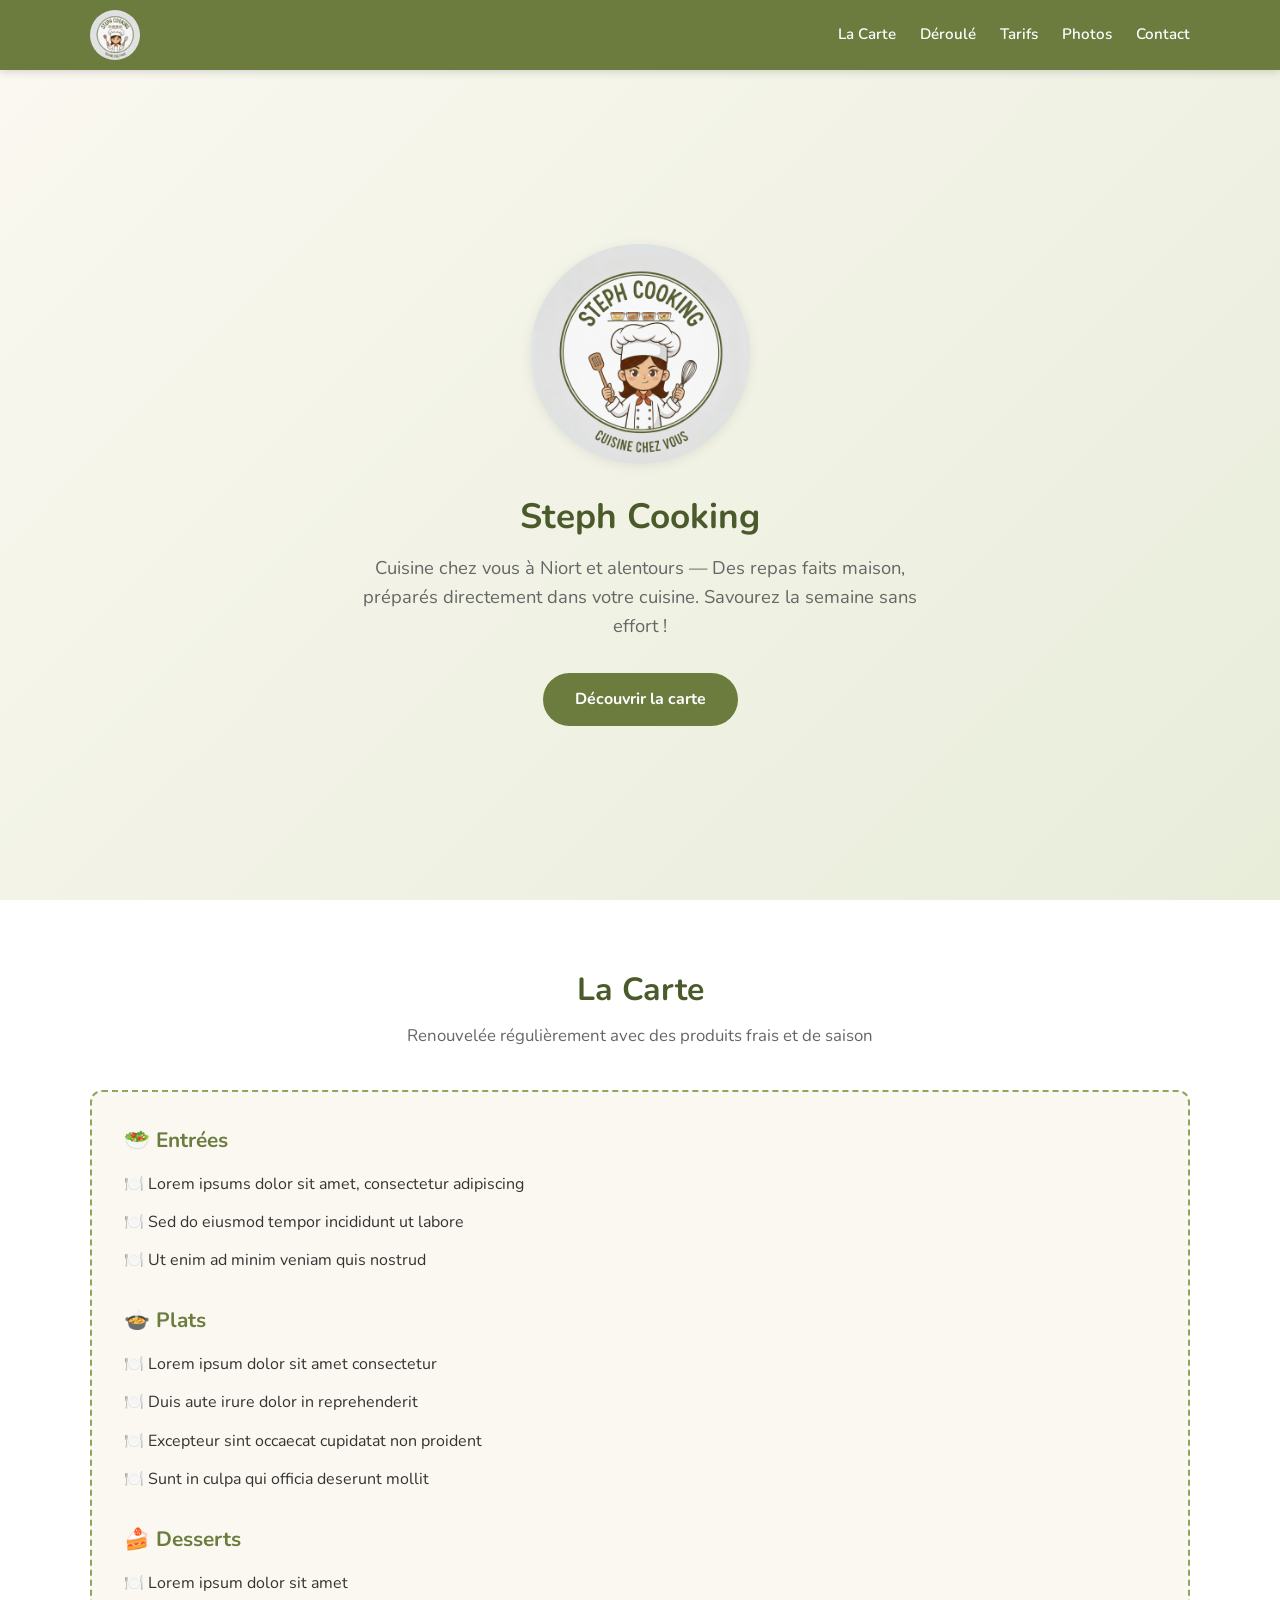
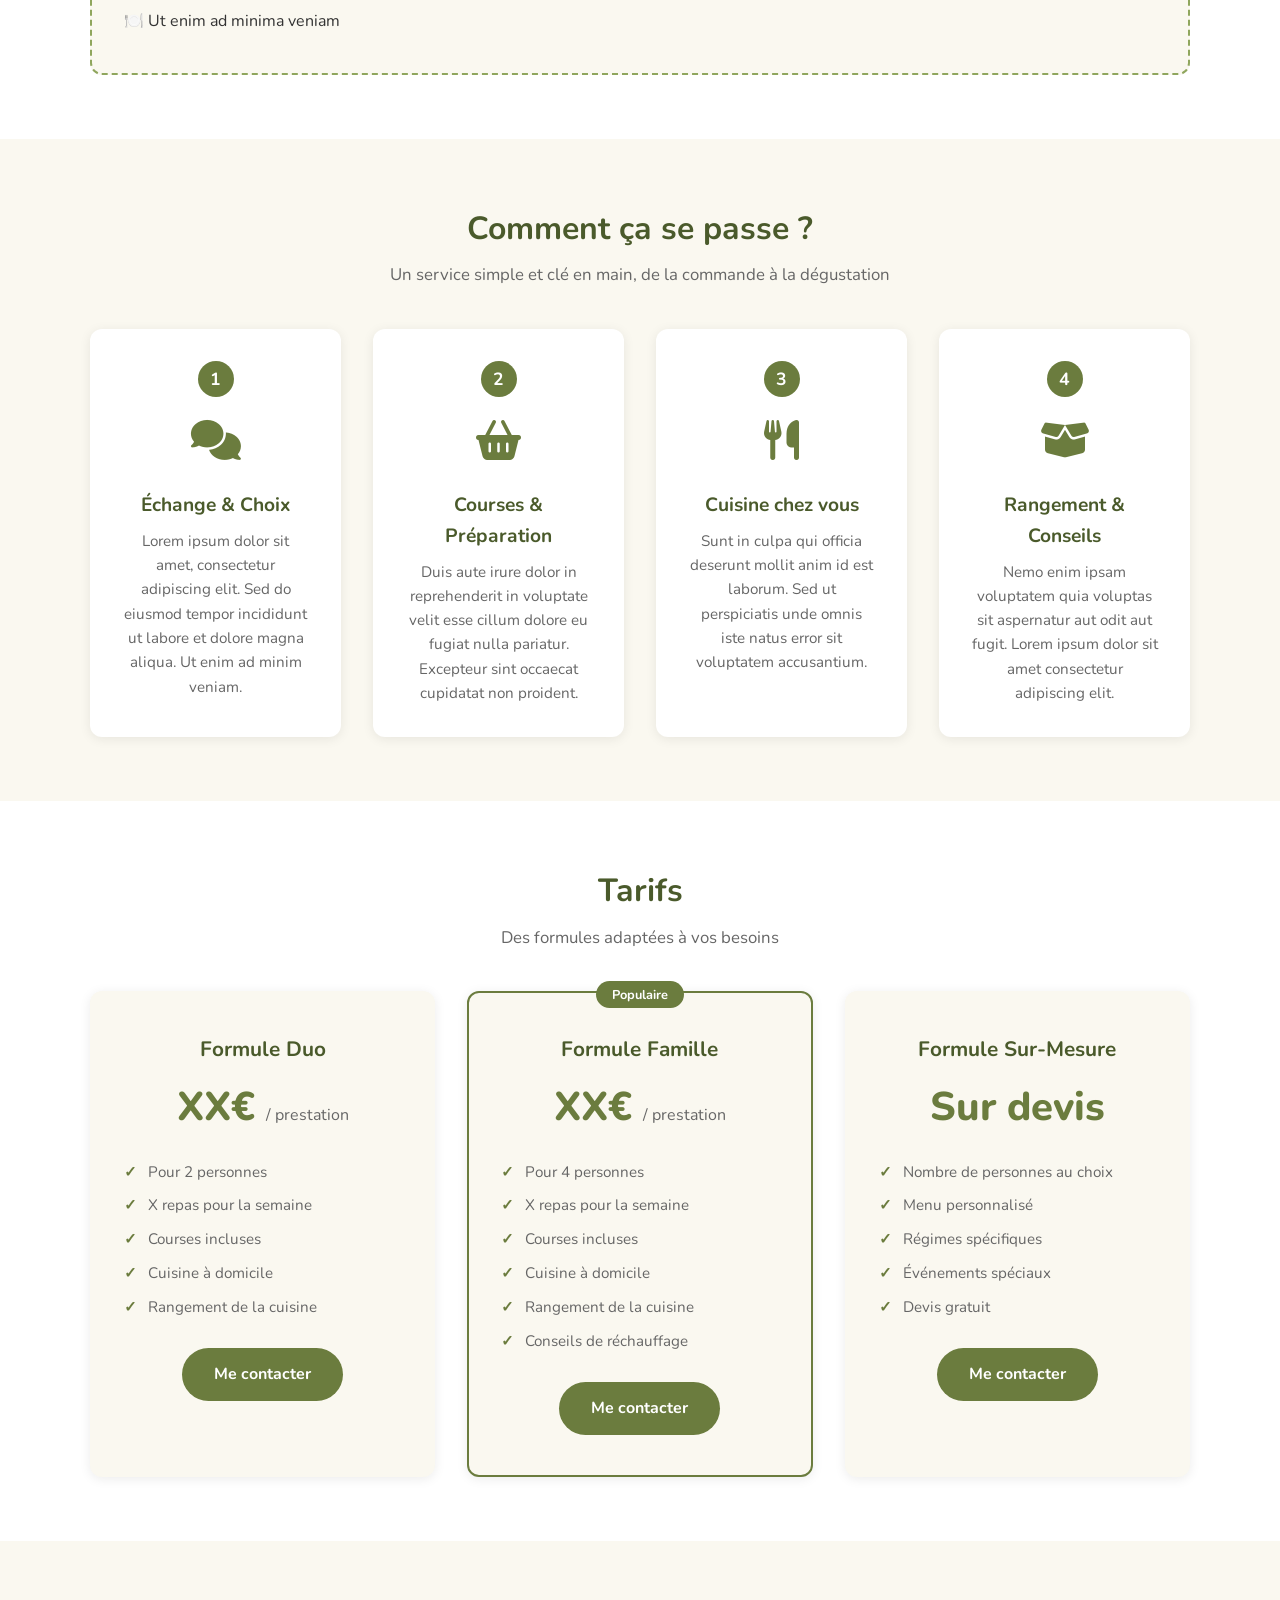
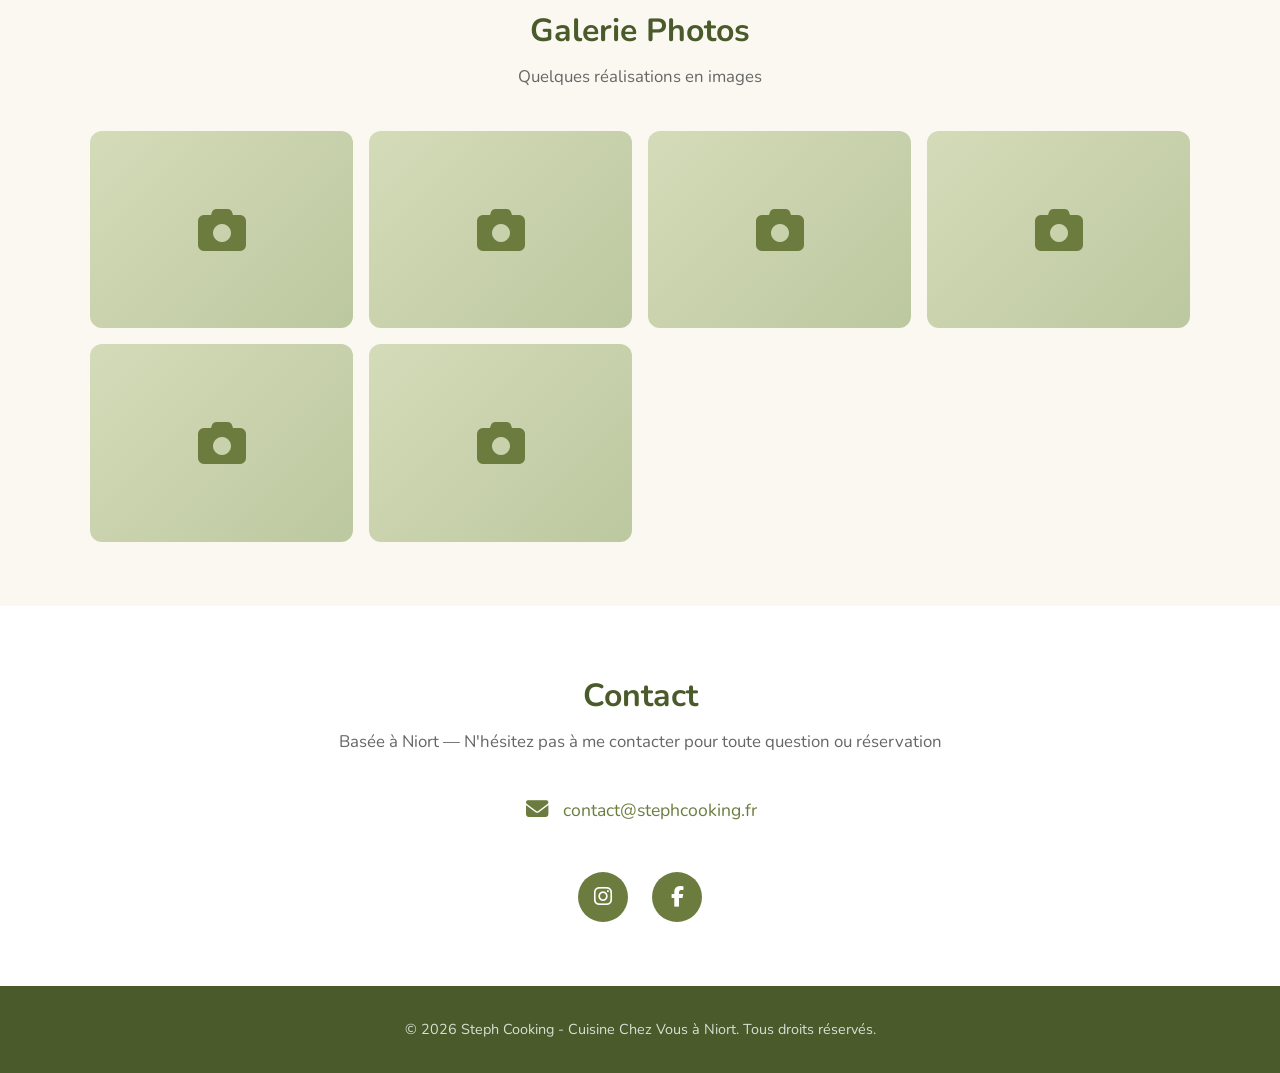
<file: index.html>
<!DOCTYPE html>
<html lang="fr">
<head>
  <meta charset="UTF-8">
  <meta name="viewport" content="width=device-width, initial-scale=1.0">
  <meta name="description" content="Steph Cooking - Service de batch cooking à domicile à Niort et alentours. Des repas faits maison, préparés directement chez vous.">
  <title>Steph Cooking - Batch Cooking à Domicile à Niort</title>
  <link rel="canonical" href="https://stephcooking.fr/">
  <link rel="icon" type="image/png" href="logo_steph_cooking.png">

  <!-- Open Graph -->
  <meta property="og:type" content="website">
  <meta property="og:locale" content="fr_FR">
  <meta property="og:url" content="https://stephcooking.fr/">
  <meta property="og:title" content="Steph Cooking - Batch Cooking à Domicile à Niort">
  <meta property="og:description" content="Service de batch cooking à domicile à Niort et ses alentours. Des repas faits maison, préparés directement dans votre cuisine.">
  <meta property="og:image" content="https://stephcooking.fr/logo_steph_cooking.png">
  <meta property="og:site_name" content="Steph Cooking">

  <!-- Twitter Card -->
  <meta name="twitter:card" content="summary_large_image">
  <meta name="twitter:title" content="Steph Cooking - Batch Cooking à Domicile à Niort">
  <meta name="twitter:description" content="Service de batch cooking à domicile à Niort et ses alentours. Des repas faits maison, préparés directement dans votre cuisine.">
  <meta name="twitter:image" content="https://stephcooking.fr/logo_steph_cooking.png">

  <!-- Structured Data -->
  <script type="application/ld+json">
  {
    "@context": "https://schema.org",
    "@type": "FoodService",
    "name": "Steph Cooking",
    "alternateName": "Steph Cooking - Cuisine Chez Vous",
    "url": "https://stephcooking.fr",
    "logo": "https://stephcooking.fr/logo_steph_cooking.png",
    "image": "https://stephcooking.fr/logo_steph_cooking.png",
    "description": "Service de batch cooking à domicile à Niort et ses alentours. Des repas faits maison, préparés directement dans votre cuisine.",
    "email": "contact@stephcooking.fr",
    "priceRange": "€€",
    "areaServed": {
      "@type": "City",
      "name": "Niort",
      "containedInPlace": {
        "@type": "AdministrativeArea",
        "name": "Deux-Sèvres"
      }
    },
    "address": {
      "@type": "PostalAddress",
      "addressLocality": "Niort",
      "addressRegion": "Deux-Sèvres",
      "addressCountry": "FR"
    },
    "serviceType": "Batch cooking à domicile"
  }
  </script>
  <link rel="preconnect" href="https://fonts.googleapis.com">
  <link rel="preconnect" href="https://fonts.gstatic.com" crossorigin>
  <link href="https://fonts.googleapis.com/css2?family=Nunito:wght@400;600;700;800&display=swap" rel="stylesheet">
  <link rel="stylesheet" href="https://cdnjs.cloudflare.com/ajax/libs/font-awesome/6.5.1/css/all.min.css">
  <link rel="stylesheet" href="style.css">
</head>
<body>

  <!-- COMING SOON overlay for production domain -->
  <div id="coming-soon" style="display:none; position:fixed; inset:0; z-index:9999; background:#fff8f0; flex-direction:column; align-items:center; justify-content:center; text-align:center; font-family:'Nunito',sans-serif; padding:2rem;">
    <img src="logo_steph_cooking.png" alt="Steph Cooking" style="width:200px; max-width:80vw; margin-bottom:2rem;">
    <h1 style="color:#e07b4c; font-size:2rem; margin-bottom:1rem;">Steph Cooking</h1>
    <p style="color:#555; font-size:1.2rem; max-width:500px; line-height:1.6;">Notre site arrive bient&ocirc;t !<br>En attendant, n'h&eacute;sitez pas &agrave; nous contacter&nbsp;:</p>
    <a href="mailto:contact@stephcooking.fr" style="color:#e07b4c; font-size:1.1rem; margin-top:1rem; text-decoration:none;">contact@stephcooking.fr</a>
  </div>
  <script>
    var params = new URLSearchParams(window.location.search);
    if ((window.location.hostname === 'stephcooking.fr' || window.location.hostname === 'www.stephcooking.fr') && !params.has('nobanner')) {
      document.getElementById('coming-soon').style.display = 'flex';
      document.addEventListener('DOMContentLoaded', function() {
        // Hide all other content
        Array.from(document.body.children).forEach(function(el) {
          if (el.id !== 'coming-soon' && el.tagName !== 'SCRIPT') {
            el.style.display = 'none';
          }
        });
      });
    }
  </script>

  <!-- NAVBAR -->
  <nav class="navbar">
    <div class="navbar-inner">
      <a href="#" class="navbar-logo">
        <img src="logo_steph_cooking.png" alt="Steph Cooking - Service de batch cooking à domicile">
      </a>
      <button class="navbar-toggle" aria-label="Menu">
        <span></span>
        <span></span>
        <span></span>
      </button>
      <ul class="navbar-links">
        <li><a href="#carte">La Carte</a></li>
        <li><a href="#deroulement">Déroulé</a></li>
        <li><a href="#tarifs">Tarifs</a></li>
        <li><a href="#photos">Photos</a></li>
        <li><a href="#contact">Contact</a></li>
      </ul>
    </div>
  </nav>

  <!-- HERO -->
  <section class="hero">
    <div class="hero-content">
      <img src="logo_steph_cooking.png" alt="Logo Steph Cooking - Batch cooking et cuisine à domicile à Niort" class="hero-logo">
      <h1>Steph Cooking</h1>
      <p>Cuisine chez vous à Niort et alentours — Des repas faits maison, préparés directement dans votre cuisine. Savourez la semaine sans effort !</p>
      <a href="#carte" class="btn">Découvrir la carte</a>
    </div>
  </section>

  <!-- LA CARTE -->
  <section class="carte" id="carte">
    <div class="section-inner">
      <h2 class="section-title">La Carte</h2>
      <p class="section-subtitle">Renouvelée régulièrement avec des produits frais et de saison</p>
      <div id="menu-content">
        <p class="menu-loading">Chargement de la carte...</p>
        <noscript>
          <p>Contactez-nous pour recevoir la carte : <a href="mailto:contact@stephcooking.fr">contact@stephcooking.fr</a></p>
        </noscript>
      </div>
    </div>
  </section>

  <!-- LE DEROULEMENT -->
  <section id="deroulement">
    <div class="section-inner">
      <h2 class="section-title">Comment ça se passe ?</h2>
      <p class="section-subtitle">Un service simple et clé en main, de la commande à la dégustation</p>
      <div class="deroulement-steps">
        <div class="step">
          <div class="step-number">1</div>
          <div class="step-icon"><i class="fa-solid fa-comments"></i></div>
          <h3>Échange & Choix</h3>
          <p>Lorem ipsum dolor sit amet, consectetur adipiscing elit. Sed do eiusmod tempor incididunt ut labore et dolore magna aliqua. Ut enim ad minim veniam.</p>
        </div>
        <div class="step">
          <div class="step-number">2</div>
          <div class="step-icon"><i class="fa-solid fa-basket-shopping"></i></div>
          <h3>Courses & Préparation</h3>
          <p>Duis aute irure dolor in reprehenderit in voluptate velit esse cillum dolore eu fugiat nulla pariatur. Excepteur sint occaecat cupidatat non proident.</p>
        </div>
        <div class="step">
          <div class="step-number">3</div>
          <div class="step-icon"><i class="fa-solid fa-utensils"></i></div>
          <h3>Cuisine chez vous</h3>
          <p>Sunt in culpa qui officia deserunt mollit anim id est laborum. Sed ut perspiciatis unde omnis iste natus error sit voluptatem accusantium.</p>
        </div>
        <div class="step">
          <div class="step-number">4</div>
          <div class="step-icon"><i class="fa-solid fa-box-open"></i></div>
          <h3>Rangement & Conseils</h3>
          <p>Nemo enim ipsam voluptatem quia voluptas sit aspernatur aut odit aut fugit. Lorem ipsum dolor sit amet consectetur adipiscing elit.</p>
        </div>
      </div>
    </div>
  </section>

  <!-- TARIFS -->
  <section class="tarifs" id="tarifs">
    <div class="section-inner">
      <h2 class="section-title">Tarifs</h2>
      <p class="section-subtitle">Des formules adaptées à vos besoins</p>
      <div class="tarifs-grid">
        <div class="tarif-card">
          <h3>Formule Duo</h3>
          <div class="tarif-price">XX€ <span>/ prestation</span></div>
          <ul class="tarif-details">
            <li>Pour 2 personnes</li>
            <li>X repas pour la semaine</li>
            <li>Courses incluses</li>
            <li>Cuisine à domicile</li>
            <li>Rangement de la cuisine</li>
          </ul>
          <a href="#contact" class="btn">Me contacter</a>
        </div>
        <div class="tarif-card popular">
          <div class="tarif-badge">Populaire</div>
          <h3>Formule Famille</h3>
          <div class="tarif-price">XX€ <span>/ prestation</span></div>
          <ul class="tarif-details">
            <li>Pour 4 personnes</li>
            <li>X repas pour la semaine</li>
            <li>Courses incluses</li>
            <li>Cuisine à domicile</li>
            <li>Rangement de la cuisine</li>
            <li>Conseils de réchauffage</li>
          </ul>
          <a href="#contact" class="btn">Me contacter</a>
        </div>
        <div class="tarif-card">
          <h3>Formule Sur-Mesure</h3>
          <div class="tarif-price">Sur devis</div>
          <ul class="tarif-details">
            <li>Nombre de personnes au choix</li>
            <li>Menu personnalisé</li>
            <li>Régimes spécifiques</li>
            <li>Événements spéciaux</li>
            <li>Devis gratuit</li>
          </ul>
          <a href="#contact" class="btn">Me contacter</a>
        </div>
      </div>
    </div>
  </section>

  <!-- PHOTOS -->
  <section id="photos">
    <div class="section-inner">
      <h2 class="section-title">Galerie Photos</h2>
      <p class="section-subtitle">Quelques réalisations en images</p>
      <div class="photos-grid">
        <div class="photo-placeholder"><i class="fa-solid fa-camera"></i></div>
        <div class="photo-placeholder"><i class="fa-solid fa-camera"></i></div>
        <div class="photo-placeholder"><i class="fa-solid fa-camera"></i></div>
        <div class="photo-placeholder"><i class="fa-solid fa-camera"></i></div>
        <div class="photo-placeholder"><i class="fa-solid fa-camera"></i></div>
        <div class="photo-placeholder"><i class="fa-solid fa-camera"></i></div>
      </div>
    </div>
  </section>

  <!-- CONTACT -->
  <section class="contact" id="contact">
    <div class="section-inner">
      <h2 class="section-title">Contact</h2>
      <p class="section-subtitle">Basée à Niort — N'hésitez pas à me contacter pour toute question ou réservation</p>
      <div class="contact-content">
        <div class="contact-info">
          <div class="contact-item">
            <i class="fa-solid fa-envelope"></i>
            <a href="mailto:contact@stephcooking.fr">contact@stephcooking.fr</a>
          </div>
        </div>
        <div class="contact-socials">
          <a href="#" aria-label="Instagram" title="Instagram (bientôt disponible)">
            <i class="fa-brands fa-instagram"></i>
          </a>
          <a href="#" aria-label="Facebook" title="Facebook (bientôt disponible)">
            <i class="fa-brands fa-facebook-f"></i>
          </a>
        </div>
      </div>
    </div>
  </section>

  <!-- FOOTER -->
  <footer class="footer">
    <p>&copy; 2026 Steph Cooking - Cuisine Chez Vous à Niort. Tous droits réservés.</p>
  </footer>

  <script src="script.js"></script>
</body>
</html>
</file>
<file: style.css>
/* ========================================
   STEPH COOKING - Styles
   ======================================== */

/* Variables */
:root {
  --color-primary: #6B7C3E;
  --color-primary-dark: #4A5A2B;
  --color-primary-light: #8FA65D;
  --color-cream: #FAF8F0;
  --color-brown: #8B6914;
  --color-white: #FFFFFF;
  --color-text: #333333;
  --color-text-light: #666666;
  --font-body: 'Nunito', sans-serif;
  --shadow: 0 2px 12px rgba(0, 0, 0, 0.08);
  --shadow-hover: 0 4px 20px rgba(0, 0, 0, 0.12);
  --radius: 12px;
  --max-width: 1100px;
}

/* Reset */
*, *::before, *::after {
  box-sizing: border-box;
  margin: 0;
  padding: 0;
}

html {
  scroll-behavior: smooth;
  scroll-padding-top: 80px;
}

body {
  font-family: var(--font-body);
  color: var(--color-text);
  background-color: var(--color-cream);
  line-height: 1.6;
}

img {
  max-width: 100%;
  height: auto;
  display: block;
}

a {
  color: var(--color-primary);
  text-decoration: none;
}

a:hover {
  color: var(--color-primary-dark);
}

/* ========================================
   NAVBAR
   ======================================== */
.navbar {
  position: sticky;
  top: 0;
  z-index: 100;
  background: var(--color-primary);
  padding: 0 1.5rem;
  box-shadow: 0 2px 8px rgba(0, 0, 0, 0.15);
}

.navbar-inner {
  max-width: var(--max-width);
  margin: 0 auto;
  display: flex;
  align-items: center;
  justify-content: space-between;
  height: 70px;
}

.navbar-logo img {
  height: 50px;
  width: 50px;
  border-radius: 50%;
}

.navbar-links {
  display: flex;
  list-style: none;
  gap: 1.5rem;
}

.navbar-links a {
  color: var(--color-white);
  font-weight: 600;
  font-size: 0.95rem;
  transition: opacity 0.2s;
}

.navbar-links a:hover {
  opacity: 0.8;
  color: var(--color-white);
}

.navbar-toggle {
  display: none;
  background: none;
  border: none;
  cursor: pointer;
  padding: 0.5rem;
}

.navbar-toggle span {
  display: block;
  width: 26px;
  height: 3px;
  background: var(--color-white);
  margin: 5px 0;
  border-radius: 2px;
  transition: transform 0.3s, opacity 0.3s;
}

/* Mobile nav */
@media (max-width: 768px) {
  .navbar-toggle {
    display: block;
  }

  .navbar-links {
    display: none;
    flex-direction: column;
    position: absolute;
    top: 70px;
    left: 0;
    right: 0;
    background: var(--color-primary);
    padding: 1rem 1.5rem 1.5rem;
    gap: 0.8rem;
    box-shadow: 0 4px 8px rgba(0, 0, 0, 0.15);
  }

  .navbar-links.open {
    display: flex;
  }

  .navbar-links a {
    font-size: 1.1rem;
    padding: 0.4rem 0;
  }

  /* Hamburger animation */
  .navbar-toggle.active span:nth-child(1) {
    transform: rotate(45deg) translate(5px, 6px);
  }
  .navbar-toggle.active span:nth-child(2) {
    opacity: 0;
  }
  .navbar-toggle.active span:nth-child(3) {
    transform: rotate(-45deg) translate(5px, -6px);
  }
}

/* ========================================
   SECTIONS (common)
   ======================================== */
section {
  padding: 4rem 1.5rem;
}

.section-inner {
  max-width: var(--max-width);
  margin: 0 auto;
}

.section-title {
  text-align: center;
  font-size: 2rem;
  color: var(--color-primary-dark);
  margin-bottom: 0.5rem;
}

.section-subtitle {
  text-align: center;
  color: var(--color-text-light);
  font-size: 1.05rem;
  margin-bottom: 2.5rem;
}

/* ========================================
   HERO
   ======================================== */
.hero {
  min-height: calc(100vh - 70px);
  display: flex;
  align-items: center;
  justify-content: center;
  text-align: center;
  padding: 3rem 1.5rem;
  background: linear-gradient(135deg, var(--color-cream) 0%, #e8edda 100%);
}

.hero-content {
  max-width: 600px;
}

.hero-logo {
  width: 220px;
  height: 220px;
  margin: 0 auto 1.5rem;
  border-radius: 50%;
  box-shadow: var(--shadow);
}

.hero h1 {
  font-size: 2.2rem;
  color: var(--color-primary-dark);
  margin-bottom: 0.5rem;
}

.hero p {
  font-size: 1.15rem;
  color: var(--color-text-light);
  margin-bottom: 2rem;
}

.btn {
  display: inline-block;
  background: var(--color-primary);
  color: var(--color-white);
  padding: 0.85rem 2rem;
  border-radius: 50px;
  font-weight: 700;
  font-size: 1rem;
  transition: background 0.2s, transform 0.2s;
}

.btn:hover {
  background: var(--color-primary-dark);
  color: var(--color-white);
  transform: translateY(-2px);
}

/* ========================================
   LA CARTE
   ======================================== */
.carte {
  background: var(--color-white);
}

#menu-content {
  background: var(--color-cream);
  border-radius: var(--radius);
  padding: 2rem;
  border: 2px dashed var(--color-primary-light);
}

#menu-content h3 {
  color: var(--color-primary);
  font-size: 1.3rem;
  margin: 1.5rem 0 0.5rem;
}

#menu-content h3:first-child,
#menu-content .menu-dates + h3 {
  margin-top: 0;
}

#menu-content ul {
  list-style: none;
  padding: 0;
}

#menu-content li {
  padding: 0.4rem 0 0.4rem 1.5rem;
  position: relative;
  color: var(--color-text);
}

#menu-content li::before {
  content: '🍽️';
  position: absolute;
  left: 0;
}

.menu-dates {
  text-align: center;
  font-weight: 700;
  color: var(--color-primary-dark);
  font-size: 1.1rem;
  margin-bottom: 1rem;
  padding-bottom: 0.8rem;
  border-bottom: 1px solid var(--color-primary-light);
}

.menu-loading {
  text-align: center;
  color: var(--color-text-light);
  padding: 2rem;
}

/* ========================================
   LE DEROULEMENT
   ======================================== */
.deroulement-steps {
  display: grid;
  grid-template-columns: 1fr;
  gap: 2rem;
  margin-top: 1rem;
}

.step {
  background: var(--color-white);
  border-radius: var(--radius);
  padding: 2rem;
  text-align: center;
  box-shadow: var(--shadow);
  transition: transform 0.2s, box-shadow 0.2s;
}

.step:hover {
  transform: translateY(-4px);
  box-shadow: var(--shadow-hover);
}

.step-icon {
  font-size: 2.5rem;
  margin-bottom: 1rem;
  color: var(--color-primary);
}

.step h3 {
  color: var(--color-primary-dark);
  margin-bottom: 0.5rem;
  font-size: 1.2rem;
}

.step p {
  color: var(--color-text-light);
  font-size: 0.95rem;
}

.step-number {
  display: inline-flex;
  align-items: center;
  justify-content: center;
  width: 36px;
  height: 36px;
  background: var(--color-primary);
  color: var(--color-white);
  border-radius: 50%;
  font-weight: 700;
  font-size: 1.1rem;
  margin-bottom: 0.8rem;
}

@media (min-width: 768px) {
  .deroulement-steps {
    grid-template-columns: repeat(2, 1fr);
  }
}

@media (min-width: 1024px) {
  .deroulement-steps {
    grid-template-columns: repeat(4, 1fr);
  }
}

/* ========================================
   TARIFS
   ======================================== */
.tarifs {
  background: var(--color-white);
}

.tarifs-grid {
  display: grid;
  grid-template-columns: 1fr;
  gap: 2rem;
  max-width: 800px;
  margin: 0 auto;
}

.tarif-card {
  background: var(--color-cream);
  border-radius: var(--radius);
  padding: 2.5rem 2rem;
  text-align: center;
  box-shadow: var(--shadow);
  border: 2px solid transparent;
  transition: border-color 0.2s, transform 0.2s;
}

.tarif-card:hover {
  border-color: var(--color-primary-light);
  transform: translateY(-4px);
}

.tarif-card.popular {
  border-color: var(--color-primary);
  position: relative;
}

.tarif-badge {
  position: absolute;
  top: -12px;
  left: 50%;
  transform: translateX(-50%);
  background: var(--color-primary);
  color: var(--color-white);
  padding: 0.2rem 1rem;
  border-radius: 50px;
  font-size: 0.8rem;
  font-weight: 700;
}

.tarif-card h3 {
  color: var(--color-primary-dark);
  font-size: 1.3rem;
  margin-bottom: 0.5rem;
}

.tarif-price {
  font-size: 2.5rem;
  font-weight: 800;
  color: var(--color-primary);
  margin: 0.5rem 0;
}

.tarif-price span {
  font-size: 1rem;
  font-weight: 400;
  color: var(--color-text-light);
}

.tarif-details {
  list-style: none;
  margin: 1rem 0 1.5rem;
  text-align: left;
}

.tarif-details li {
  padding: 0.3rem 0 0.3rem 1.5rem;
  position: relative;
  color: var(--color-text-light);
  font-size: 0.95rem;
}

.tarif-details li::before {
  content: '✓';
  position: absolute;
  left: 0;
  color: var(--color-primary);
  font-weight: 700;
}

@media (min-width: 768px) {
  .tarifs-grid {
    grid-template-columns: repeat(3, 1fr);
    max-width: var(--max-width);
  }
}

/* ========================================
   PHOTOS
   ======================================== */
.photos-grid {
  display: grid;
  grid-template-columns: repeat(auto-fill, minmax(250px, 1fr));
  gap: 1rem;
}

.photo-placeholder {
  aspect-ratio: 4 / 3;
  background: linear-gradient(135deg, #d4dbb8 0%, #bcc8a0 100%);
  border-radius: var(--radius);
  display: flex;
  align-items: center;
  justify-content: center;
  color: var(--color-primary);
  font-size: 3rem;
  transition: transform 0.2s;
}

.photo-placeholder:hover {
  transform: scale(1.03);
}

.photos-grid img {
  width: 100%;
  aspect-ratio: 4 / 3;
  object-fit: cover;
  border-radius: var(--radius);
  transition: transform 0.2s;
}

.photos-grid img:hover {
  transform: scale(1.03);
}

/* ========================================
   CONTACT
   ======================================== */
.contact {
  background: var(--color-white);
}

.contact-content {
  display: flex;
  flex-direction: column;
  align-items: center;
  gap: 2rem;
  text-align: center;
}

.contact-info {
  display: flex;
  flex-direction: column;
  gap: 1rem;
}

.contact-item {
  display: flex;
  align-items: center;
  gap: 0.8rem;
  font-size: 1.1rem;
}

.contact-item i {
  font-size: 1.4rem;
  color: var(--color-primary);
  width: 28px;
  text-align: center;
}

.contact-socials {
  display: flex;
  gap: 1.5rem;
  margin-top: 1rem;
}

.contact-socials a {
  display: flex;
  align-items: center;
  justify-content: center;
  width: 50px;
  height: 50px;
  border-radius: 50%;
  background: var(--color-primary);
  color: var(--color-white);
  font-size: 1.3rem;
  transition: background 0.2s, transform 0.2s;
}

.contact-socials a:hover {
  background: var(--color-primary-dark);
  color: var(--color-white);
  transform: translateY(-3px);
}

/* ========================================
   FOOTER
   ======================================== */
.footer {
  background: var(--color-primary-dark);
  color: rgba(255, 255, 255, 0.8);
  text-align: center;
  padding: 2rem 1.5rem;
  font-size: 0.9rem;
}

.footer a {
  color: var(--color-white);
}

/* ========================================
   UTILITIES
   ======================================== */
@media (max-width: 768px) {
  .section-title {
    font-size: 1.6rem;
  }

  .hero h1 {
    font-size: 1.7rem;
  }

  .hero-logo {
    width: 160px;
    height: 160px;
  }

  section {
    padding: 3rem 1rem;
  }
}
</file>
